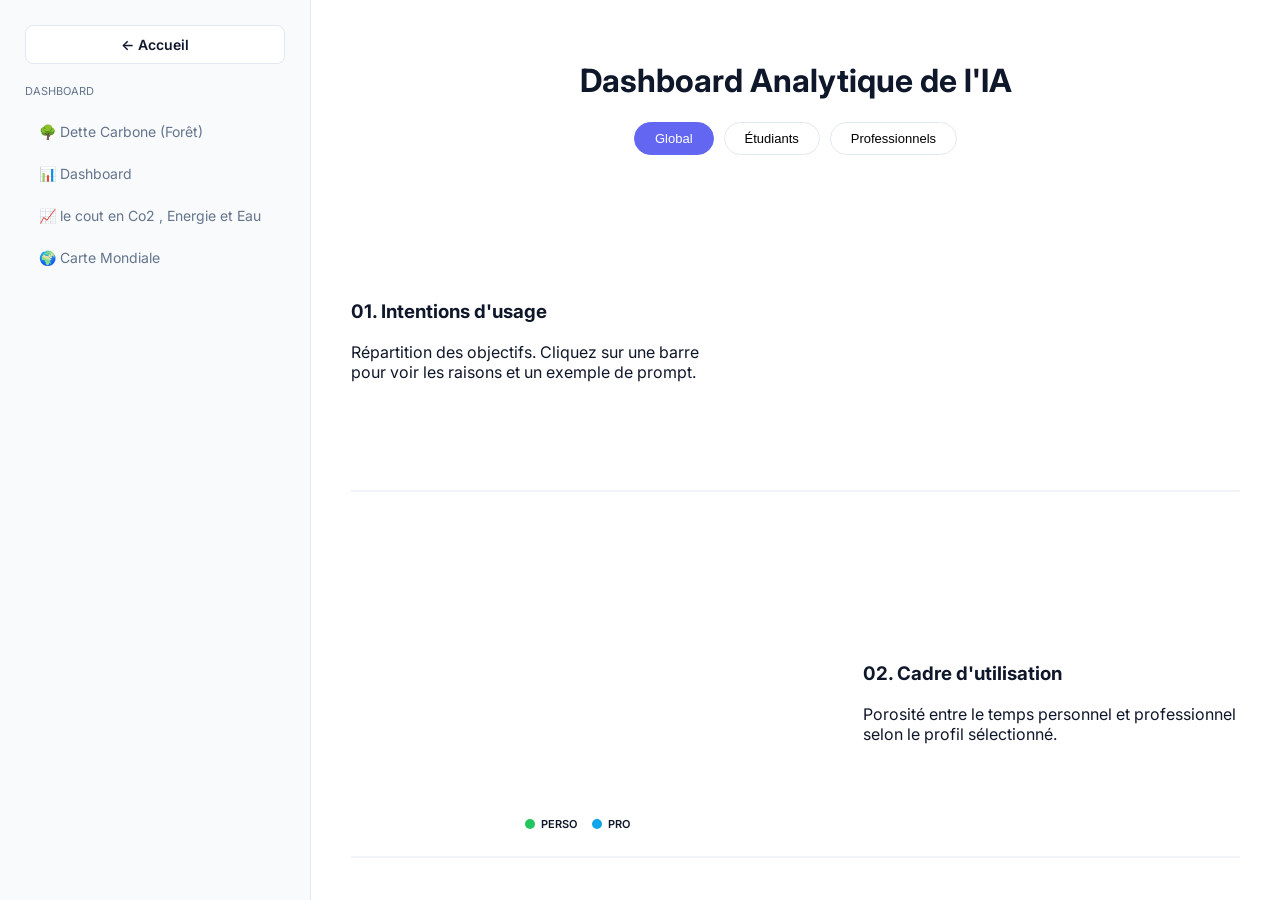
<file: Analytics.html>
<!DOCTYPE html>
<html lang="fr">
<head>
  <meta charset="UTF-8">
  <meta name="viewport" content="width=device-width, initial-scale=1.0">
  <title>Analyse Comportementale - Dashboard Final</title>
  <script src="https://d3js.org/d3.v7.min.js"></script>
  <link href="https://fonts.googleapis.com/css2?family=Inter:wght@300;400;500;600;700;800&display=swap" rel="stylesheet">
  <style>
    :root {
      --bg: #ffffff; --sidebar-bg: #f8fafc; --text-main: #0f172a;
      --text-muted: #64748b; --border: #e2e8f0; --accent: #6366f1;
    }

    body { margin: 0; background: var(--bg); color: var(--text-main); font-family: 'Inter', sans-serif; display: flex; height: 100vh; overflow: hidden; }

    /* Sidebar */
    #sidebar { width: 260px; background: var(--sidebar-bg); padding: 25px; border-right: 1px solid var(--border); flex-shrink: 0; }
    #back-btn { background: #fff; border: 1px solid var(--border); color: var(--text-main); padding: 10px; border-radius: 8px; cursor: pointer; margin-bottom: 20px; font-weight: 600; display: flex; align-items: center; justify-content: center; gap: 8px; text-decoration: none; font-size: 14px; }
    .sidebar-item { padding: 10px 14px; color: var(--text-muted); text-decoration: none; border-radius: 8px; font-size: 14px; display: block; margin-bottom: 5px; }
    .sidebar-item.active { background: #f1f5f9; color: var(--accent); font-weight: 600; }

    /* Main Zone */
    #main-zone { flex: 1; overflow-y: auto; padding: 40px; }
    .header-area { margin-bottom: 60px; text-align: center; }
    
    .filter-bar { display: flex; gap: 10px; justify-content: center; margin-top: 20px; }
    .filter-btn { background: #fff; border: 1px solid var(--border); padding: 8px 20px; border-radius: 100px; cursor: pointer; font-size: 13px; font-weight: 500; transition: 0.2s; }
    .filter-btn.active { background: var(--accent); color: white; border-color: var(--accent); }

    /* Layout - Espacement augmenté entre sections */
    .dashboard-grid { display: flex; flex-direction: column; gap: 80px; max-width: 1000px; margin: 0 auto; padding-bottom: 100px; }
    .chart-section { display: flex; flex-direction: column; gap: 25px; }
    
    .chart-card { display: flex; gap: 60px; align-items: center; min-height: 250px; }
    .chart-card.reverse { flex-direction: row-reverse; }
    .chart-viz { flex: 1.2; display: flex; flex-direction: column; align-items: center; cursor: pointer; }
    .chart-info { flex: 1; }

    /* Info Pane */
    .info-pane {
      background: #f1f5f9; border-radius: 20px; padding: 0; 
      max-height: 0; overflow: hidden; transition: all 0.5s cubic-bezier(0.4, 0, 0.2, 1);
      border: 1px solid transparent;
    }
    .info-pane.visible { padding: 30px; max-height: 500px; border-color: var(--border); margin-top: 10px; }
    .info-pane h4 { margin: 0 0 8px 0; font-size: 12px; color: var(--accent); text-transform: uppercase; letter-spacing: 1px; }
    .info-pane .stat-highlight { font-size: 22px; font-weight: 800; color: var(--text-main); margin-bottom: 15px; display: block; }
    .info-pane .analysis-text { font-size: 14px; line-height: 1.6; color: #475569; margin-bottom: 20px; }
    
    /* Zone Exemple de requête */
    .query-example { 
        background: #ffffff; border-left: 4px solid var(--accent); 
        padding: 15px; border-radius: 8px; font-style: italic; 
        font-size: 13px; color: var(--text-muted); box-shadow: 0 2px 4px rgba(0,0,0,0.05);
    }

    /* Légendes */
    .legend-box { display: flex; gap: 15px; margin-top: 25px; font-size: 11px; font-weight: 600; text-transform: uppercase; }
    .legend-item { display: flex; align-items: center; gap: 6px; }
    .dot { width: 10px; height: 10px; border-radius: 50%; }

    svg { overflow: visible; }
    .clickable:hover { opacity: 0.7; }
  </style>
</head>
<body>

  <aside id="sidebar">
      <a href="index.html" id="back-btn">← Accueil</a>
      <div style="font-size: 11px; color: var(--text-muted); text-transform: uppercase; margin-bottom: 15px;">Dashboard</div>
      <a href="foret.html" class="sidebar-item">🌳 Dette Carbone (Forêt)</a>
      <a href="#" class="sidebar-item">📊 Dashboard </a>
      <a href="Effects.html" class="sidebar-item">📈 le cout en Co2 , Energie et Eau </a>
      <a href="map.html" class="sidebar-item">🌍 Carte Mondiale</a>
  </aside>

  <main id="main-zone">
    <div class="header-area">
        <h1>Dashboard Analytique de l'IA</h1>
        <div class="filter-bar">
          <button class="filter-btn active" onclick="updateAll('all', this)">Global</button>
          <button class="filter-btn" onclick="updateAll('student', this)">Étudiants</button>
          <button class="filter-btn" onclick="updateAll('pro', this)">Professionnels</button>
        </div>
    </div>

    <div class="dashboard-grid">
      <div class="chart-section">
        <div class="chart-card">
          <div class="chart-info">
            <h3>01. Intentions d'usage</h3>
            <p>Répartition des objectifs. Cliquez sur une barre pour voir les raisons et un exemple de prompt.</p>
          </div>
          <div class="chart-viz"><svg id="barChart" width="400" height="200"></svg></div>
        </div>
        <div class="info-pane" id="pane-bar">
          <h4 id="title-bar"></h4>
          <span class="stat-highlight" id="val-bar"></span>
          <p class="analysis-text" id="ana-bar"></p>
          <div class="query-example" id="ex-bar"></div>
        </div>
      </div>

      <div class="chart-section">
        <div class="chart-card reverse">
          <div class="chart-info">
            <h3>02. Cadre d'utilisation</h3>
            <p>Porosité entre le temps personnel et professionnel selon le profil sélectionné.</p>
          </div>
          <div class="chart-viz">
            <svg id="pieChart" width="220" height="220"></svg>
            <div class="legend-box">
               <div class="legend-item"><span class="dot" style="background:#22c55e"></span> Perso</div>
               <div class="legend-item"><span class="dot" style="background:#0ea5e9"></span> Pro</div>
            </div>
          </div>
        </div>
        <div class="info-pane" id="pane-pie">
          <h4 id="title-pie"></h4>
          <span class="stat-highlight" id="val-pie"></span>
          <p class="analysis-text" id="ana-pie"></p>
          <div class="query-example" id="ex-pie"></div>
        </div>
      </div>

      <div class="chart-section">
        <div class="chart-card">
          <div class="chart-info">
            <h3>03. Perception du rôle</h3>
            <p>Statut psychologique de l'IA : conseiller, simple assistant ou source d'inspiration.</p>
          </div>
          <div class="chart-viz">
            <svg id="donutChart" width="220" height="220"></svg>
            <div class="legend-box">
               <div class="legend-item"><span class="dot" style="background:#6366f1"></span> Advisor</div>
               <div class="legend-item"><span class="dot" style="background:#f59e0b"></span> Assistant</div>
               <div class="legend-item"><span class="dot" style="background:#ec4899"></span> Creative</div>
            </div>
          </div>
        </div>
        <div class="info-pane" id="pane-donut">
          <h4 id="title-donut"></h4>
          <span class="stat-highlight" id="val-donut"></span>
          <p class="analysis-text" id="ana-donut"></p>
          <div class="query-example" id="ex-donut"></div>
        </div>
      </div>
    </div>
  </main>

  <script>
    const datasets = {
      all: {
        bar: [
            {l: "Ask", v: 49, ana: "L'IA remplace les moteurs de recherche pour les synthèses complexes.", ex: "Prompt : 'Explique-moi la théorie de la relativité simplement.'"},
            {l: "Do", v: 40, ana: "Forte délégation sur les tâches répétitives et logiques.", ex: "Prompt : 'Nettoie ce tableau de données et extrais les noms.'"},
            {l: "Express", v: 11, ana: "Usage minoritaire mais en forte croissance créative.", ex: "Prompt : 'Écris une introduction de mail percutante.'"}
        ],
        pie: [
            {l: "Perso", v: 70, ana: "Usage domestique dominant (loisirs, aide au quotidien).", ex: "Prompt : 'Donne-moi un itinéraire de 3 jours à Lyon.'"},
            {l: "Pro", v: 30, ana: "Pénétration progressive en milieu professionnel.", ex: "Prompt : 'Rédige un compte-rendu de cette réunion.'"}
        ],
        donut: [
            {l: "Advisor", v: 49, ana: "L'utilisateur cherche un partenaire de réflexion stratégique.", ex: "Prompt : 'Quels sont les points faibles de mon raisonnement ?'"},
            {l: "Assistant", v: 40, ana: "L'IA gère le secrétariat et l'organisation.", ex: "Prompt : 'Mets ces notes sous forme de liste à puces.'"},
            {l: "Creative", v: 11, ana: "Moteur d'inspiration pour la création pure.", ex: "Prompt : 'Donne-moi 5 idées de slogans pour une marque bio.'"}
        ]
      },
      student: {
        bar: [
            {l: "Ask", v: 75, ana: "Dépendance forte pour l'explication des concepts académiques.", ex: "Prompt : 'Résume ce chapitre de 50 pages en 5 points.'"},
            {l: "Do", v: 15, ana: "Peu d'automatisation, plus de contrôle.", ex: "Prompt : 'Vérifie si mon code Python comporte des erreurs.'"},
            {l: "Express", v: 10, ana: "Aide structurelle pour les rédactions.", ex: "Prompt : 'Trouve un plan pour ma dissertation sur l'éthique.'"}
        ],
        pie: [
            {l: "Perso", v: 90, ana: "Utilisation massive hors cadre institutionnel.", ex: "Prompt : 'Fais-moi un planning de révisions pour le bac.'"},
            {l: "Pro", v: 10, ana: "Limité aux recherches de stages.", ex: "Prompt : 'Optimise mon CV pour un stage en marketing.'"}
        ],
        donut: [
            {l: "Advisor", v: 20, ana: "Peu utilisé comme stratège.", ex: "Prompt : 'Est-ce que cette conclusion est logique ?'"},
            {l: "Assistant", v: 65, ana: "L'IA est le secrétaire de l'étudiant (tri, résumés).", ex: "Prompt : 'Classe ces sources par ordre alphabétique.'"},
            {l: "Creative", v: 15, ana: "Levier pour les projets de groupe.", ex: "Prompt : 'Propose des thèmes de présentation originaux.'"}
        ]
      },
      pro: {
        bar: [
            {l: "Ask", v: 20, ana: "Recherche de faits précis et rapides.", ex: "Prompt : 'Quelle est la réglementation RGPD sur les cookies ?'"},
            {l: "Do", v: 70, ana: "L'IA comme moteur de productivité (code, excel).", ex: "Prompt : 'Génère un script pour automatiser ce rapport mensuel.'"},
            {l: "Express", v: 10, ana: "Optimisation de la communication externe.", ex: "Prompt : 'Transforme ce paragraphe en post LinkedIn pro.'"}
        ],
        pie: [
            {l: "Perso", v: 15, ana: "Usage privé quasi inexistant.", ex: "Prompt : 'Idée de cadeau pour un collègue qui part.'"},
            {l: "Pro", v: 85, ana: "L'IA est un outil de production central.", ex: "Prompt : 'Analyse ces chiffres de vente par rapport à l'an dernier.'"}
        ],
        donut: [
            {l: "Advisor", v: 70, ana: "Partenaire de décision métier critique.", ex: "Prompt : 'Analyse les risques de lancer ce produit en hiver.'"},
            {l: "Assistant", v: 20, ana: "Délégation de la mise en forme.", ex: "Prompt : 'Reformule cet e-mail pour qu'il soit plus diplomate.'"},
            {l: "Creative", v: 10, ana: "Inspiration pour le design thinking.", ex: "Prompt : 'Trouve des concepts innovants pour l'UX de l'app.'"}
        ]
      }
    };

    function drawBar(data) {
      const svg = d3.select("#barChart"); svg.selectAll("*").remove();
      const x = d3.scaleBand().range([0, 400]).domain(data.map(d=>d.l)).padding(0.4);
      const y = d3.scaleLinear().range([200, 0]).domain([0, 100]);
      
      svg.selectAll("rect").data(data).enter().append("rect").attr("class", "clickable")
        .attr("x", d=>x(d.l)).attr("y", d=>y(d.v))
        .attr("width", x.bandwidth()).attr("height", d=>200-y(d.v))
        .attr("fill", "#6366f1").attr("rx", 6)
        .on("click", (e, d) => showPane('bar', d.l, d.v, d.ana, d.ex));

      svg.selectAll("text").data(data).enter().append("text").attr("x", d=>x(d.l) + x.bandwidth()/2).attr("y", d=>y(d.v) - 10)
        .attr("text-anchor", "middle").style("font-size", "12px").style("font-weight", "800").text(d => d.v + "%");
      svg.append("g").attr("transform", "translate(0,200)").call(d3.axisBottom(x).tickSize(0).tickPadding(10)).select(".domain").remove();
    }

    function drawPie(data) {
      d3.select("#pieChart").selectAll("*").remove();
      const g = d3.select("#pieChart").append("g").attr("transform", "translate(110,110)");
      const pie = d3.pie().value(d => d.v);
      const arc = d3.arc().innerRadius(0).outerRadius(100);
      g.selectAll("path").data(pie(data)).enter().append("path").attr("d", arc).attr("class", "clickable")
        .attr("fill", (d,i)=>["#22c55e", "#0ea5e9"][i]).attr("stroke", "#fff").attr("stroke-width", 3)
        .on("click", (e, d) => showPane('pie', d.data.l, d.data.v, d.data.ana, d.data.ex));
      g.selectAll("text").data(pie(data)).enter().append("text").attr("transform", d => `translate(${arc.centroid(d)})`)
        .attr("text-anchor", "middle").style("fill", "white").style("font-weight", "800").style("font-size", "11px").text(d => d.data.v + "%");
    }

    function drawDonut(data) {
      d3.select("#donutChart").selectAll("*").remove();
      const g = d3.select("#donutChart").append("g").attr("transform", "translate(110,110)");
      const pie = d3.pie().value(d => d.v);
      const arc = d3.arc().innerRadius(65).outerRadius(100).cornerRadius(10);
      
      const slices = g.selectAll("path").data(pie(data)).enter();
      slices.append("path").attr("d", arc).attr("class", "clickable")
        .attr("fill", (d,i)=>["#6366f1", "#f59e0b", "#ec4899"][i]).attr("stroke", "#fff").attr("stroke-width", 2)
        .on("click", (e, d) => showPane('donut', d.data.l, d.data.v, d.data.ana, d.data.ex));

      slices.append("text").attr("transform", d => `translate(${arc.centroid(d)})`)
        .attr("text-anchor", "middle").style("fill", "white").style("font-weight", "800").style("font-size", "10px").text(d => d.data.v + "%");
      g.append("text").attr("text-anchor", "middle").attr("dy", ".35em").style("font-weight", "800").style("font-size", "11px").text("RÔLES");
    }

    function showPane(type, title, val, ana, ex) {
        d3.selectAll(".info-pane").classed("visible", false);
        const pane = d3.select(`#pane-${type}`);
        d3.select(`#title-${type}`).text(title);
        d3.select(`#val-${type}`).text(val + "% de l'activité");
        d3.select(`#ana-${type}`).text(ana);
        d3.select(`#ex-${type}`).text(ex);
        pane.classed("visible", true);
    }

    window.updateAll = (mode, btn) => {
        d3.selectAll(".filter-btn").classed("active", false); d3.select(btn).classed("active", true);
        d3.selectAll(".info-pane").classed("visible", false);
        const d = datasets[mode];
        drawBar(d.bar); drawPie(d.pie); drawDonut(d.donut);
    }

    updateAll('all', document.querySelector('.filter-btn'));
  </script>
</body>
</html>
</file>
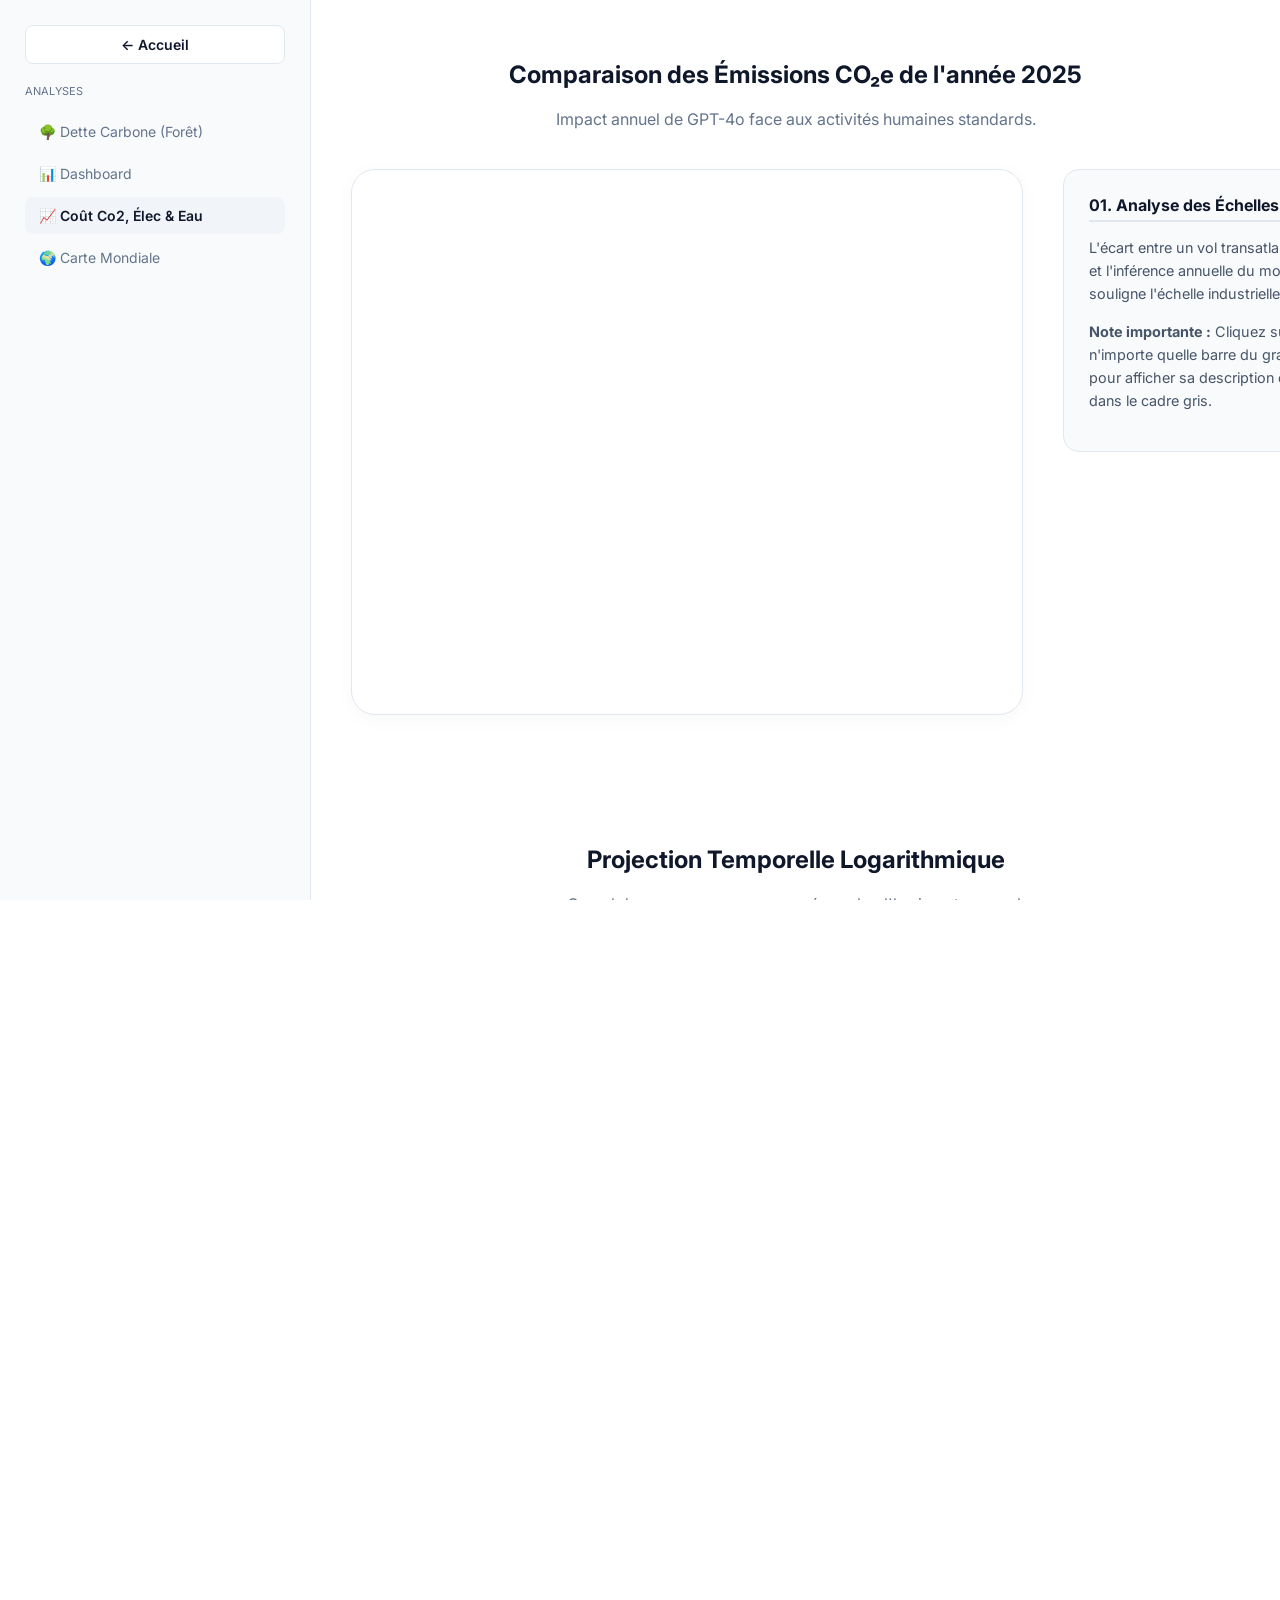
<file: Effects.html>
<!DOCTYPE html>
<html lang="fr">
<head>
  <meta charset="UTF-8" />
  <meta name="viewport" content="width=device-width, initial-scale=1.0">
  <title>Analyse Impact Environnemental IA</title>
  <script src="https://d3js.org/d3.v7.min.js"></script>
  <link href="https://fonts.googleapis.com/css2?family=Inter:wght@300;400;600;700;800&display=swap" rel="stylesheet">
  <style>
    :root {
      --bg: #ffffff; --sidebar-bg: #f8fafc; --text-main: #0f172a;
      --text-muted: #64748b; --border: #e2e8f0;
      --carbon: #22c55e; --elec: #eab308; --water: #3b82f6; --accent: #6366f1;
    }

    body { margin: 0; background: var(--bg); color: var(--text-main); font-family: 'Inter', sans-serif; display: flex; height: 100vh; overflow: hidden; }

    /* Sidebar */
    #sidebar { width: 260px; background: var(--sidebar-bg); padding: 25px; border-right: 1px solid var(--border); flex-shrink: 0; }
    #back-btn { background: #fff; border: 1px solid var(--border); color: var(--text-main); padding: 10px; border-radius: 8px; cursor: pointer; margin-bottom: 20px; font-weight: 600; text-decoration: none; display: flex; align-items: center; justify-content: center; gap: 8px; font-size: 14px; }
    .sidebar-item { padding: 10px 14px; color: var(--text-muted); text-decoration: none; border-radius: 8px; font-size: 14px; display: block; margin-bottom: 5px; }
    .sidebar-item.active { background: #f1f5f9; color: var(--text-main); font-weight: 600; }

    /* Main Area */
    #main-zone { flex: 1; overflow-y: auto; padding: 40px; scroll-behavior: smooth; }
    
    .section-container { max-width: 1100px; margin: 0 auto 100px auto; }
    .header-block { margin-bottom: 40px; text-align: center; }
    
    .viz-card { background: #fff; border: 1px solid var(--border); border-radius: 24px; padding: 35px; box-shadow: 0 4px 20px rgba(0,0,0,0.03); margin-bottom: 30px; position: relative; }

    /* Layout */
    .split-layout { display: grid; grid-template-columns: 1fr 300px; gap: 40px; align-items: start; }
    .split-layout.reverse { grid-template-columns: 300px 1fr; }

    /* Graphiques */
    .axis-title { font-size: 11px; font-weight: 800; fill: var(--text-muted); text-transform: uppercase; letter-spacing: 1px; }
    .axis-label { font-size: 10px; font-weight: 700; fill: var(--text-muted); }
    .grid line { stroke: #f1f5f9; }
    
    .legend-row { display: flex; gap: 15px; margin-bottom: 20px; justify-content: center; }
    .pill { padding: 8px 16px; border-radius: 100px; font-size: 11px; font-weight: 800; cursor: pointer; opacity: 0.3; transition: 0.3s; color: white; border: none; }
    .pill.active { opacity: 1; box-shadow: 0 4px 10px rgba(0,0,0,0.1); }

    .analysis-box { background: #f8fafc; padding: 25px; border-radius: 16px; border: 1px solid var(--border); }
    .analysis-box h3 { margin: 0 0 10px 0; font-size: 1rem; border-bottom: 2px solid var(--border); padding-bottom: 5px; }
    .analysis-box p { font-size: 0.9rem; line-height: 1.6; color: #475569; }

    /* --- INFO PANE (LA PARTIE QUI ETAIT VIDE) --- */
    #info-pane {
      margin-top: 20px; background: #f8fafc; padding: 0; max-height: 0; overflow: hidden; border-radius: 16px;
      transition: all 0.5s ease; border: 0px solid transparent;
    }
    #info-pane.visible { padding: 20px; max-height: 200px; border: 1px solid var(--carbon); }

    .tooltip { position: absolute; opacity: 0; background: #1e293b; color: white; padding: 10px; border-radius: 8px; font-size: 11px; pointer-events: none; z-index: 1000; }
  </style>
</head>
<body>

  <aside id="sidebar">
      <a href="index.html" id="back-btn">← Accueil</a>
      <div style="font-size: 11px; color: var(--text-muted); text-transform: uppercase; margin-bottom: 15px;">Analyses</div>
      <a href="foret.html" class="sidebar-item">🌳 Dette Carbone (Forêt)</a>
      <a href="Analytics.html" class="sidebar-item">📊 Dashboard</a>
      <a href="#" class="sidebar-item active">📈 Coût Co2, Élec & Eau</a>
      <a href="map.html" class="sidebar-item">🌍 Carte Mondiale</a>
  </aside>

  <main id="main-zone">

    <section id="section-bars" class="section-container">
        <div class="header-block">
            <h1>Comparaison des Émissions CO₂e de l'année 2025 </h1>
            <p style="color: var(--text-muted);">Impact annuel de GPT-4o face aux activités humaines standards.</p>
        </div>

        <div class="split-layout">
            <div class="viz-card">
                <svg id="barChart" width="600" height="450"></svg>
                
                <div id="info-pane">
                    <h4 id="info-title" style="margin:0; font-size:12px; color:var(--carbon); text-transform:uppercase; font-weight: 800;">Détails</h4>
                    <div id="info-val" style="font-size: 24px; font-weight: 800; margin: 8px 0; color: var(--text-main);"></div>
                    <p id="info-desc" style="margin:0; font-size: 14px; color: var(--text-muted); line-height: 1.5;"></p>
                </div>
            </div>
            
            <div class="analysis-box">
                <h3>01. Analyse des Échelles</h3>
                <p>L'écart entre un vol transatlantique et l'inférence annuelle du modèle souligne l'échelle industrielle de l'IA.</p>
                <p><b>Note importante :</b> Cliquez sur n'importe quelle barre du graphique pour afficher sa description exacte dans le cadre gris.</p>
            </div>
        </div>
    </section>

    <section id="section-line" class="section-container">
        <div class="header-block">
            <h1>Projection Temporelle Logarithmique</h1>
            <p style="color: var(--text-muted);">Cumul des ressources consommées selon l'horizon temporel.</p>
        </div>

        <div class="legend-row">
            <button class="pill active" id="p-elec" style="background: var(--elec);" onclick="toggleMetric('elec')">⚡ ÉLEC (MWh)</button>
            <button class="pill active" id="p-carbon" style="background: var(--carbon);" onclick="toggleMetric('carbon')">🌱 CARBONE (kg)</button>
            <button class="pill active" id="p-water" style="background: var(--water);" onclick="toggleMetric('water')">💧 EAU (m³)</button>
        </div>

        <div class="split-layout reverse">
            <div class="analysis-box">
                <h3>02. Dynamique Temporelle</h3>
                <p>L'utilisation d'une échelle logarithmique permet de visualiser la croissance exponentielle sans écraser les données initiales.</p>
                <p>Les bandes d'incertitude (±10x) reflètent la variabilité de l'efficacité des data centers mondiaux.</p>
            </div>
            <div class="viz-card">
                <svg id="lineChart" width="600" height="400"></svg>
            </div>
        </div>
    </section>

    <div id="tooltip" class="tooltip"></div>
  </main>

  <script>
    /* --- DATASETS (Variables renommées pour clarté) --- */
    
    // Noms des clés: label, value, color, desc
    const barData = [
      { label: "1 Voiture (USA)", value: 5, color: "#cbd5e1", desc: "Émissions moyennes d'une voiture thermique américaine sur un an." },
      { label: "1 Vol BOS-LHR", value: 60, color: "#cbd5e1", desc: "Impact carbone d'un trajet aller simple Boston-Londres." },
      { label: "100 Acres Forêt", value: 100, color: "#94a3b8", desc: "Quantité de CO2 absorbée par 404 686 m² de forêt par an." },
      { label: "2,300 Vols", value: 137531, color: "#64748b", desc: "Équivalent d'un trafic aérien massif groupé." },
      { label: "113k Litres Essence", value: 138000, color: "#475569", desc: "Émissions générées par la combustion de 30 000 gallons d'essence." },
      { label: "138k Acres Forêt", value: 138000, color: "#334155", desc: "La surface de forêt nécessaire pour compenser l'estimation basse de GPT-4o." },
      { label: "GPT-4o (Min)", value: 138125, color: "#22c55e", desc: "Estimation minimale des émissions liées à l'inférence annuelle de GPT-4o." },
      { label: "GPT-4o (Max)", value: 163441, color: "#15803d", desc: "Estimation maximale de la consommation de carbone pour faire tourner le modèle en 2025." }
    ];

    const Q_DAY = 2.5e9, CO2_G = 2.33, WH = 10, WATER_MIN = 102972;
    const timeS = [{l:"1 min", m:1}, {l:"1 h", m:60}, {l:"1 jour", m:1440}, {l:"1 mois", m:43200}, {l:"1 an", m:525600}];
    const lineMetrics = {
        elec: { color: "#eab308", label: "Électricité", unit: "MWh", visible: true },
        carbon: { color: "#22c55e", label: "Carbone", unit: "kg", visible: true },
        water: { color: "#3b82f6", label: "Eau", unit: "m³", visible: true }
    };

    /* --- RENDER BAR CHART --- */
    const bSvg = d3.select("#barChart"), bMargin = {top:20, right:20, bottom:100, left:60};
    const bW = 600 - bMargin.left - bMargin.right, bH = 450 - bMargin.top - bMargin.bottom;
    const bg = bSvg.append("g").attr("transform", `translate(${bMargin.left},${bMargin.top})`);

    // Utilisation de .label et .value
    const bx = d3.scaleBand().range([0, bW]).domain(barData.map(d=>d.label)).padding(0.3);
    const by = d3.scaleLinear().range([bH, 0]).domain([0, d3.max(barData, d=>d.value)*1.1]);

    bg.append("g").attr("class", "grid").call(d3.axisLeft(by).ticks(5).tickSize(-bW).tickFormat(""));

    bg.selectAll("rect").data(barData).enter().append("rect")
      .attr("x", d=>bx(d.label)).attr("y", d=>by(d.value)).attr("width", bx.bandwidth()).attr("height", d=>bH - by(d.value))
      .attr("fill", d=>d.color).attr("rx", 4)
      .style("cursor", "pointer")
      .on("mouseover", function() { d3.select(this).style("opacity", 0.8); })
      .on("mouseout", function() { d3.select(this).style("opacity", 1); })
      .on("click", (e, d) => {
          // CORRECTION ICI : Utilisation explicite des bonnes propriétés
          d3.select("#info-pane").classed("visible", true);
          d3.select("#info-title").text(d.label); // .label existe
          d3.select("#info-val").text(d.value.toLocaleString() + " T CO₂e"); // .value existe
          d3.select("#info-desc").text(d.desc); // .desc existe
      });

    // Valeurs sur barres
    bg.selectAll(".val").data(barData).enter().append("text")
      .attr("class", "axis-label").attr("x", d=>bx(d.label)+bx.bandwidth()/2).attr("y", d=>by(d.value)-5)
      .attr("text-anchor", "middle").style("font-weight", "800")
      .text(d => d.value > 1000 ? d3.format(".2s")(d.value) : d.value);

    // Axes
    bg.append("g").attr("transform", `translate(0,${bH})`).call(d3.axisBottom(bx).tickSize(0).tickPadding(10))
      .selectAll("text").attr("class", "axis-label").style("text-anchor", "end").attr("dx", "-0.8em").attr("dy", "0.15em").attr("transform", "rotate(-30)");
    
    bg.append("g").call(d3.axisLeft(by).ticks(5, "~s")).selectAll("text").attr("class", "axis-label");
    bg.append("text").attr("class", "axis-title").attr("transform", "rotate(-90)").attr("y", -45).attr("x", -bH/2).attr("text-anchor", "middle").text("Tonnes CO₂e");

    /* --- RENDER LINE CHART --- */
    const lSvg = d3.select("#lineChart"), lMargin = {top:20, right:30, bottom:50, left:60};
    const lW = 600 - lMargin.left - lMargin.right, lH = 400 - lMargin.top - lMargin.bottom;
    const lg = lSvg.append("g").attr("transform", `translate(${lMargin.left},${lMargin.top})`);

    const lData = timeS.map(d => {
        const q = (Q_DAY / 1440) * d.m;
        return { time: d.l, carbon: (q * CO2_G) / 1000, elec: (q * WH) / 1e6, water: (WATER_MIN * d.m) / 1000 };
    });

    const lx = d3.scalePoint().domain(lData.map(d => d.time)).range([0, lW]);
    const ly = d3.scaleLog().domain([1, d3.max(lData, d => d.carbon) * 100]).range([lH, 0]);

    lg.append("g").attr("class", "grid").call(d3.axisLeft(ly).ticks(10).tickSize(-lW).tickFormat(""));

    Object.keys(lineMetrics).forEach(key => {
        const m = lineMetrics[key];
        const group = lg.append("g").attr("id", `g-${key}`);
        group.append("path").datum(lData).attr("fill", m.color).style("opacity", 0.15)
             .attr("d", d3.area().x(d => lx(d.time)).y0(d => ly(d[key]/10)).y1(d => ly(d[key]*10)).curve(d3.curveMonotoneX));
        group.append("path").datum(lData).attr("fill", "none").attr("stroke", m.color).attr("stroke-width", 3)
             .attr("d", d3.line().x(d => lx(d.time)).y(d => ly(d[key])).curve(d3.curveMonotoneX));
        
        group.selectAll(".dot").data(lData).enter().append("circle")
            .attr("cx", d => lx(d.time)).attr("cy", d => ly(d[key])).attr("r", 5).attr("fill", m.color)
            .on("mouseover", (e, d) => showTooltip(e, d, key))
            .on("mouseout", hideTooltip);
    });

    lg.append("g").attr("transform", `translate(0,${lH})`).call(d3.axisBottom(lx).tickSize(0).tickPadding(15)).selectAll("text").attr("class", "axis-label");
    lg.append("g").call(d3.axisLeft(ly).ticks(5, "~s")).selectAll("text").attr("class", "axis-label");
    
    // TITRES AJOUTÉS ICI
    lg.append("text").attr("class", "axis-title").attr("x", lW/2).attr("y", lH + 40).attr("text-anchor", "middle").text("Horizon Temporel");
    lg.append("text").attr("class", "axis-title").attr("transform", "rotate(-90)").attr("y", -45).attr("x", -lH/2).attr("text-anchor", "middle").text("Volumes d'Impact (Log)");

    window.toggleMetric = (key) => {
        lineMetrics[key].visible = !lineMetrics[key].visible;
        d3.select(`#g-${key}`).transition().duration(400).style("opacity", lineMetrics[key].visible ? 1 : 0);
        d3.select(`#p-${key}`).classed("active", lineMetrics[key].visible);
    };

    function showTooltip(e, d, key) {
        const m = lineMetrics[key];
        d3.select("#tooltip").style("opacity", 1)
          .html(`<b>${d.time}</b><br><span style="color:${m.color}">●</span> ${m.label}: <b>${d3.format(",.0f")(d[key])} ${m.unit}</b>`)
          .style("left", (e.pageX + 15) + "px").style("top", (e.pageY - 20) + "px");
    }
    function hideTooltip() { d3.select("#tooltip").style("opacity", 0); }
  </script>
</body>
</html>
</file>
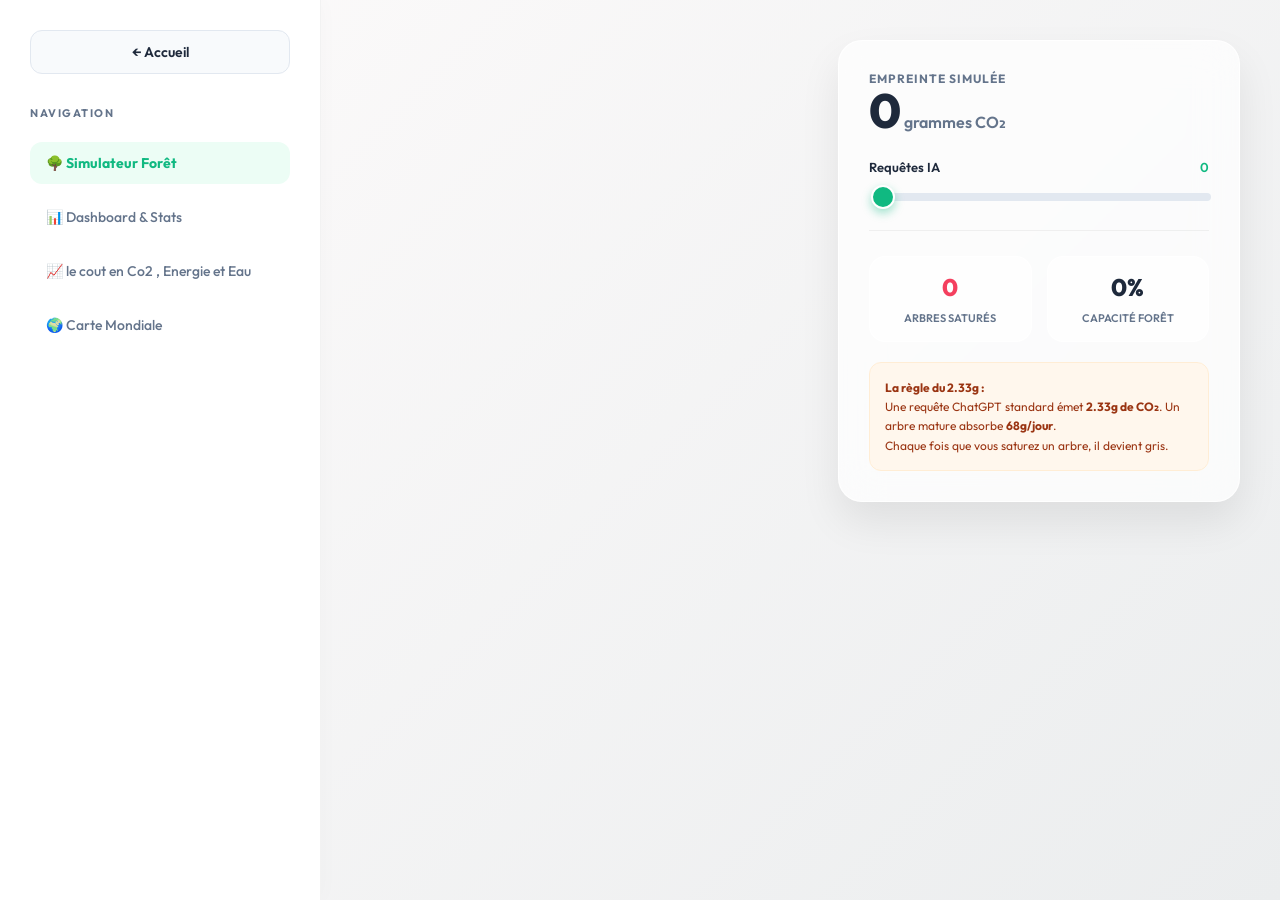
<file: foret.html>
<!DOCTYPE html>
<html lang="fr">
<head>
    <meta charset="UTF-8">
    <meta name="viewport" content="width=device-width, initial-scale=1.0">
    <title>Impact Carbone - Simulation Interactive</title>
    <script src="https://d3js.org/d3.v7.min.js"></script>
    <link href="https://fonts.googleapis.com/css2?family=Outfit:wght@300;400;500;700;800&display=swap" rel="stylesheet">
    <style>
        :root {
            --bg-gradient: linear-gradient(135deg, #fdfbfb 0%, #ebedee 100%);
            --sidebar-bg: #ffffff;
            --text-main: #1e293b;
            --text-muted: #64748b;
            --accent-green: #10b981;
            --accent-danger: #f43f5e;
            --accent-warning: #f59e0b;
            --border: #e2e8f0;
            --glass: rgba(255, 255, 255, 0.7);
        }

        body { 
            margin: 0; 
            background: var(--bg-gradient); 
            color: var(--text-main); 
            font-family: 'Outfit', sans-serif; 
            display: flex; 
            height: 100vh; 
            overflow: hidden; 
        }

        /* --- SIDEBAR CORRIGÉE --- */
        #sidebar {
            width: 260px;
            background: var(--sidebar-bg);
            padding: 30px;
            display: flex;
            flex-direction: column;
            gap: 12px;
            border-right: 1px solid rgba(0,0,0,0.05);
            box-shadow: 2px 0 20px rgba(0,0,0,0.02);
            z-index: 100;
            flex-shrink: 0; /* Empêche le rétrécissement */
        }

        #back-btn {
            background: #f8fafc;
            border: 1px solid var(--border);
            color: var(--text-main);
            padding: 12px;
            border-radius: 12px;
            text-decoration: none;
            font-weight: 600;
            font-size: 14px;
            display: flex; align-items: center; justify-content: center; gap: 8px;
            transition: all 0.3s ease;
        }
        #back-btn:hover { transform: translateY(-2px); box-shadow: 0 4px 12px rgba(0,0,0,0.05); }

        .nav-label {
            font-size: 11px; color: var(--text-muted); font-weight: 700; 
            text-transform: uppercase; letter-spacing: 1.5px; margin-top: 20px; margin-bottom: 10px;
        }

        .nav-item {
            padding: 12px 16px; color: var(--text-muted); text-decoration: none;
            border-radius: 12px; font-size: 14px; font-weight: 500;
            transition: all 0.2s; display: flex; align-items: center; gap: 10px;
        }
        .nav-item:hover { background: #f1f5f9; color: var(--text-main); }
        .nav-item.active { background: #ecfdf5; color: var(--accent-green); font-weight: 700; }

        /* --- MAIN AREA --- */
        #main-content {
            flex-grow: 1;
            position: relative;
            overflow: hidden;
        }

        /* --- UI PANEL --- */
        #ui-panel {
            position: absolute;
            top: 40px; right: 40px;
            width: 340px;
            background: var(--glass);
            backdrop-filter: blur(20px);
            -webkit-backdrop-filter: blur(20px);
            border: 1px solid rgba(255,255,255,0.8);
            border-radius: 24px;
            padding: 30px;
            box-shadow: 0 20px 40px rgba(0,0,0,0.08);
            z-index: 10;
        }

        .ui-header { display: flex; justify-content: space-between; align-items: flex-end; margin-bottom: 20px; }
        .ui-label { font-size: 12px; font-weight: 700; color: var(--text-muted); text-transform: uppercase; letter-spacing: 1px; }
        .big-number { font-size: 3rem; font-weight: 800; line-height: 1; color: var(--text-main); }
        .unit { font-size: 1rem; color: var(--text-muted); font-weight: 600; }

        /* SLIDER CUSTOM */
        .slider-wrapper { margin: 25px 0; }
        input[type=range] { width: 100%; -webkit-appearance: none; background: transparent; }
        input[type=range]::-webkit-slider-runnable-track { width: 100%; height: 8px; cursor: pointer; background: #e2e8f0; border-radius: 10px; }
        input[type=range]::-webkit-slider-thumb { height: 24px; width: 24px; border-radius: 50%; background: var(--accent-green); cursor: pointer; -webkit-appearance: none; margin-top: -8px; box-shadow: 0 4px 10px rgba(16, 185, 129, 0.4); transition: transform 0.2s; border: 2px solid white; }
        input[type=range]:hover::-webkit-slider-thumb { transform: scale(1.1); }

        /* STATS GRID */
        .stats-grid { display: grid; grid-template-columns: 1fr 1fr; gap: 15px; margin-top: 25px; padding-top: 25px; border-top: 1px solid rgba(0,0,0,0.05); }
        .stat-card { background: rgba(255,255,255,0.6); padding: 15px; border-radius: 16px; text-align: center; border: 1px solid rgba(255,255,255,0.8); }
        .stat-val { font-size: 1.5rem; font-weight: 800; display: block; margin-bottom: 4px; }
        .stat-desc { font-size: 11px; color: var(--text-muted); font-weight: 600; text-transform: uppercase; }

        .info-box { margin-top: 20px; background: #fff7ed; color: #9a3412; padding: 15px; border-radius: 12px; font-size: 12px; line-height: 1.6; border: 1px solid #ffedd5; }
        svg { width: 100%; height: 100%; display: block; }
    </style>
</head>
<body>

    <aside id="sidebar">
        <a href="index.html" id="back-btn">← Accueil</a>
        
        <div class="nav-label">Navigation</div>
        <a href="#" class="nav-item active">🌳 Simulateur Forêt</a>
        <a href="Analytics.html" class="nav-item">📊 Dashboard & Stats</a>
        <a href="Effects.html" class="nav-item">📈 le cout en Co2 , Energie et Eau</a>
        <a href="map.html" class="nav-item">🌍 Carte Mondiale</a>
    </aside>

    <main id="main-content">
        <div id="ui-panel">
            <div class="ui-label">Empreinte Simulée</div>
            <div class="ui-header">
                <div>
                    <span id="co2-display" class="big-number">0</span>
                    <span class="unit">grammes CO₂</span>
                </div>
            </div>

            <div class="slider-wrapper">
                <div style="display:flex; justify-content:space-between; margin-bottom:10px; font-size:13px; font-weight:600;">
                    <span>Requêtes IA</span>
                    <span id="req-count" style="color:var(--accent-green)">0</span>
                </div>
                <input type="range" id="query-slider" min="0" max="2000" step="10" value="0">
            </div>

            <div class="stats-grid">
                <div class="stat-card">
                    <span id="trees-lost" class="stat-val" style="color:var(--accent-danger)">0</span>
                    <span class="stat-desc">Arbres Saturés</span>
                </div>
                <div class="stat-card">
                    <span id="percent-capacity" class="stat-val" style="color:var(--text-main)">0%</span>
                    <span class="stat-desc">Capacité Forêt</span>
                </div>
            </div>

            <div class="info-box">
                <strong>La règle du 2.33g :</strong><br>
                Une requête ChatGPT standard émet <b>2.33g de CO₂</b>. Un arbre mature absorbe <b>68g/jour</b>. 
                <br>Chaque fois que vous saturez un arbre, il devient gris.
            </div>
        </div>

        <div id="forest-viz"></div>
    </main>

    <script>
        const CO2_PER_REQ = 2.33;
        const CO2_TREE_CAPACITY = 68;

        const container = document.getElementById('forest-viz');
        const width = container.clientWidth;
        const height = window.innerHeight;
        
        const svg = d3.select("#forest-viz").append("svg")
            .attr("width", "100%")
            .attr("height", "100%")
            .attr("viewBox", `0 0 ${width} ${height}`);

        const treeCount = 150; 
        let forestData = [];
        
        for(let i=0; i<treeCount; i++) {
            forestData.push({
                id: i,
                x: Math.random() * (width - 100) + 50,
                y: Math.random() * (height - 100) + 50,
                scale: 0.5 + Math.random() * 0.6,
                type: Math.floor(Math.random() * 3),
                isDead: false
            });
        }
        
        forestData.sort((a, b) => a.y - b.y);

        function drawTree(selection) {
            selection.each(function(d) {
                const g = d3.select(this);
                
                g.append("ellipse").attr("cx", 0).attr("cy", 5).attr("rx", 15).attr("ry", 4).attr("fill", "rgba(0,0,0,0.1)");
                g.append("path").attr("class", "trunk").attr("d", "M -4 0 L 4 0 L 6 -20 L -6 -20 Z").attr("fill", "#5D4037");

                const colors = [
                    ["#10b981", "#059669", "#047857"],
                    ["#84cc16", "#65a30d", "#4d7c0f"],
                    ["#22c55e", "#16a34a", "#15803d"]
                ];
                const palette = colors[d.type];

                g.append("circle").attr("class", "leaf l1").attr("r", 14).attr("cy", -25).attr("cx", -10).attr("fill", palette[0]);
                g.append("circle").attr("class", "leaf l2").attr("r", 14).attr("cy", -25).attr("cx", 10).attr("fill", palette[0]);
                g.append("circle").attr("class", "leaf l3").attr("r", 18).attr("cy", -35).attr("cx", 0).attr("fill", palette[1]);
                g.append("circle").attr("class", "leaf l4").attr("r", 12).attr("cy", -45).attr("cx", 0).attr("fill", palette[2]);
            });
        }

        const treeGroup = svg.selectAll(".tree-wrapper")
            .data(forestData).enter().append("g")
            .attr("class", "tree-wrapper")
            .attr("transform", d => `translate(${d.x},${d.y}) scale(${d.scale})`)
            .call(drawTree);

        const slider = document.getElementById('query-slider');
        const uiReq = document.getElementById('req-count');
        const uiCo2 = document.getElementById('co2-display');
        const uiDead = document.getElementById('trees-lost');
        const uiPercent = document.getElementById('percent-capacity');

        let currentDeadIds = new Set();

        function updateSimulation(val) {
            const queries = parseInt(val);
            const totalCo2 = queries * CO2_PER_REQ;
            const treesNeeded = Math.floor(totalCo2 / CO2_TREE_CAPACITY);
            
            uiReq.innerText = queries.toLocaleString();
            uiCo2.innerText = totalCo2.toFixed(1);
            uiDead.innerText = treesNeeded;
            
            const percent = Math.min(100, (treesNeeded / treeCount) * 100);
            uiPercent.innerText = percent.toFixed(0) + "%";

            while(currentDeadIds.size < treesNeeded && currentDeadIds.size < treeCount) {
                let candidate;
                do { candidate = Math.floor(Math.random() * treeCount); } 
                while (currentDeadIds.has(candidate));
                currentDeadIds.add(candidate);
                animateTreeDeath(candidate);
            }

            if(currentDeadIds.size > treesNeeded) {
                const deadArray = Array.from(currentDeadIds);
                while(currentDeadIds.size > treesNeeded) {
                    const indexToRemove = deadArray.pop();
                    currentDeadIds.delete(indexToRemove);
                    animateTreeLife(indexToRemove);
                }
            }
        }

        function animateTreeDeath(id) {
            const group = svg.selectAll(".tree-wrapper").filter(d => d.id === id);
            group.selectAll(".leaf").transition().duration(400).attr("fill", "#f59e0b").transition().delay(400).duration(800).attr("fill", "#64748b");
            group.select(".trunk").transition().delay(400).duration(800).attr("fill", "#475569");
        }

        function animateTreeLife(id) {
            const group = svg.selectAll(".tree-wrapper").filter(d => d.id === id);
            const d = group.datum();
            const colors = [["#10b981", "#059669", "#047857"], ["#84cc16", "#65a30d", "#4d7c0f"], ["#22c55e", "#16a34a", "#15803d"]];
            const palette = colors[d.type];
            group.select(".l1").transition().duration(800).attr("fill", palette[0]);
            group.select(".l2").transition().duration(800).attr("fill", palette[0]);
            group.select(".l3").transition().duration(800).attr("fill", palette[1]);
            group.select(".l4").transition().duration(800).attr("fill", palette[2]);
            group.select(".trunk").transition().duration(800).attr("fill", "#5D4037");
        }

        slider.addEventListener('input', (e) => updateSimulation(e.target.value));

        svg.selectAll(".tree-wrapper")
            .attr("opacity", 0)
            .attr("transform", d => `translate(${d.x},${d.y + 50}) scale(0)`)
            .transition().delay((d, i) => i * 5).duration(800)
            .attr("opacity", 1)
            .attr("transform", d => `translate(${d.x},${d.y}) scale(${d.scale})`);
    </script>
</body>
</html>
</file>
